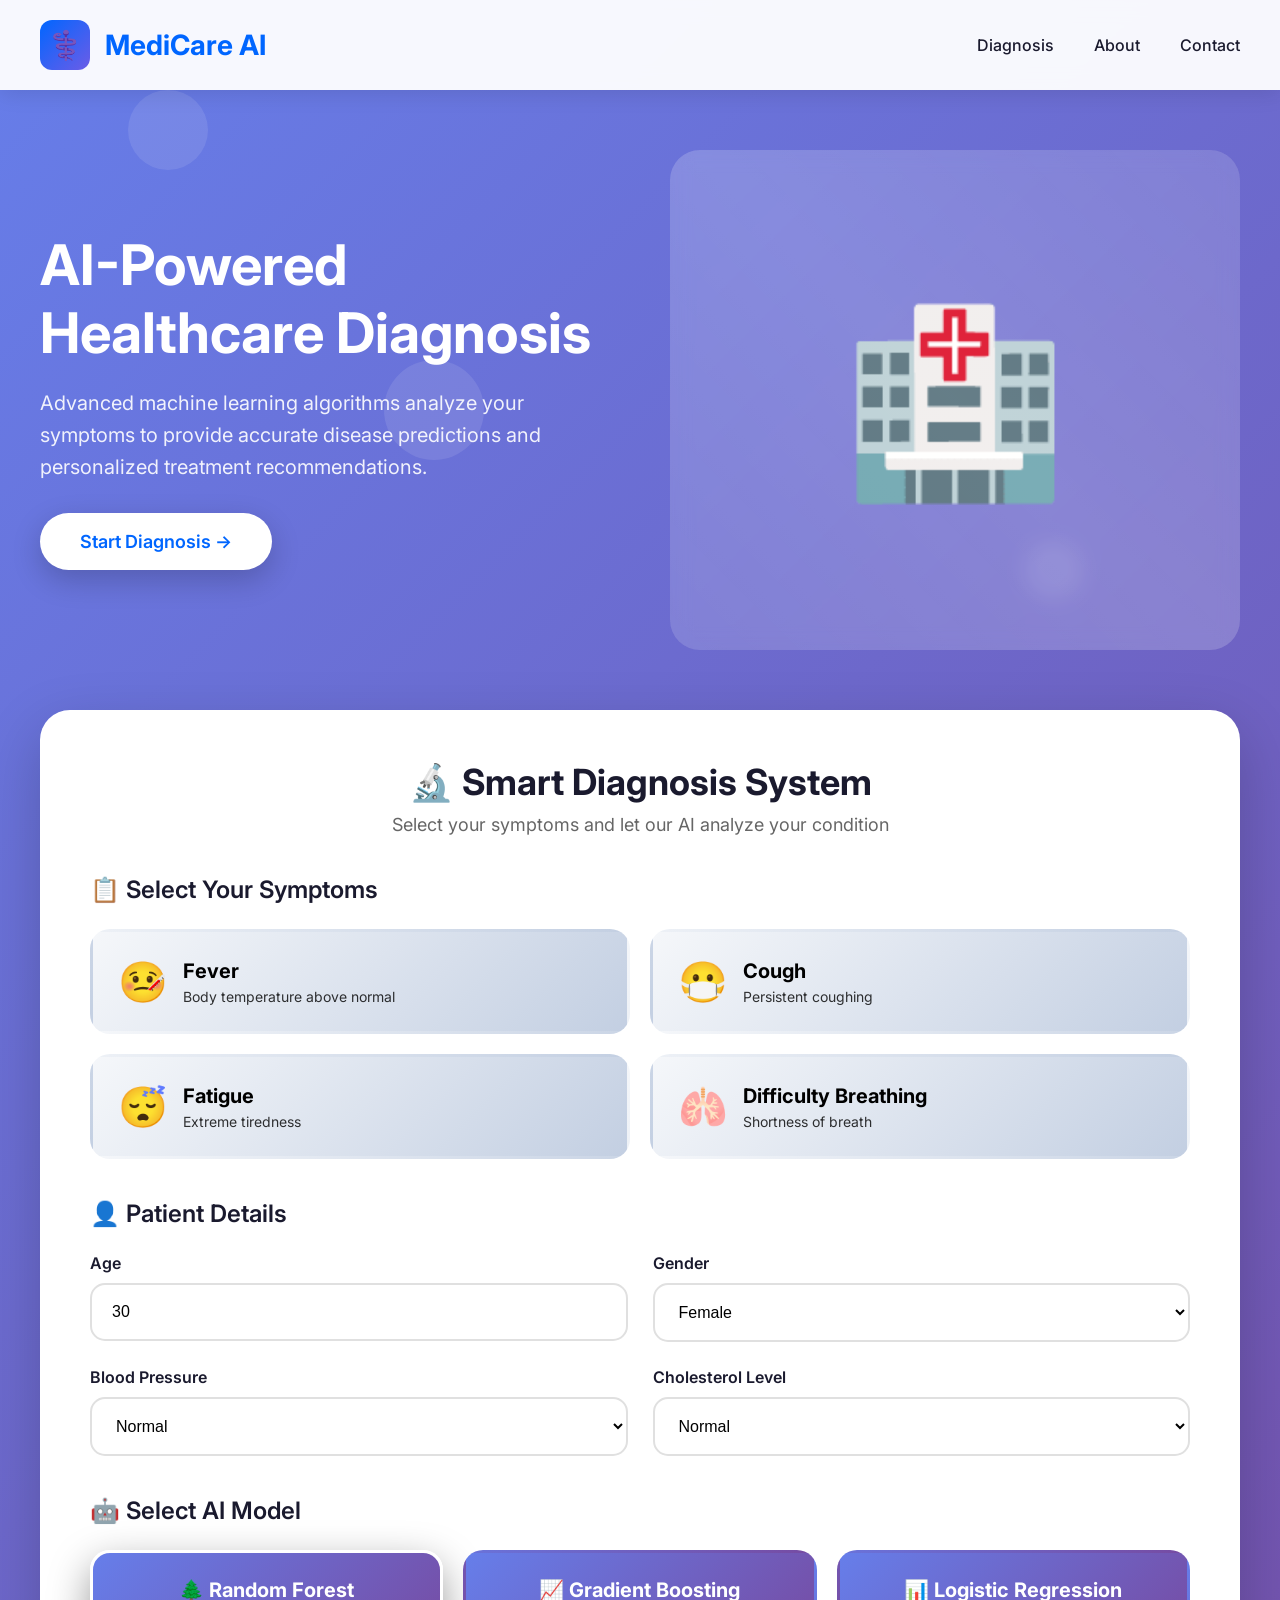
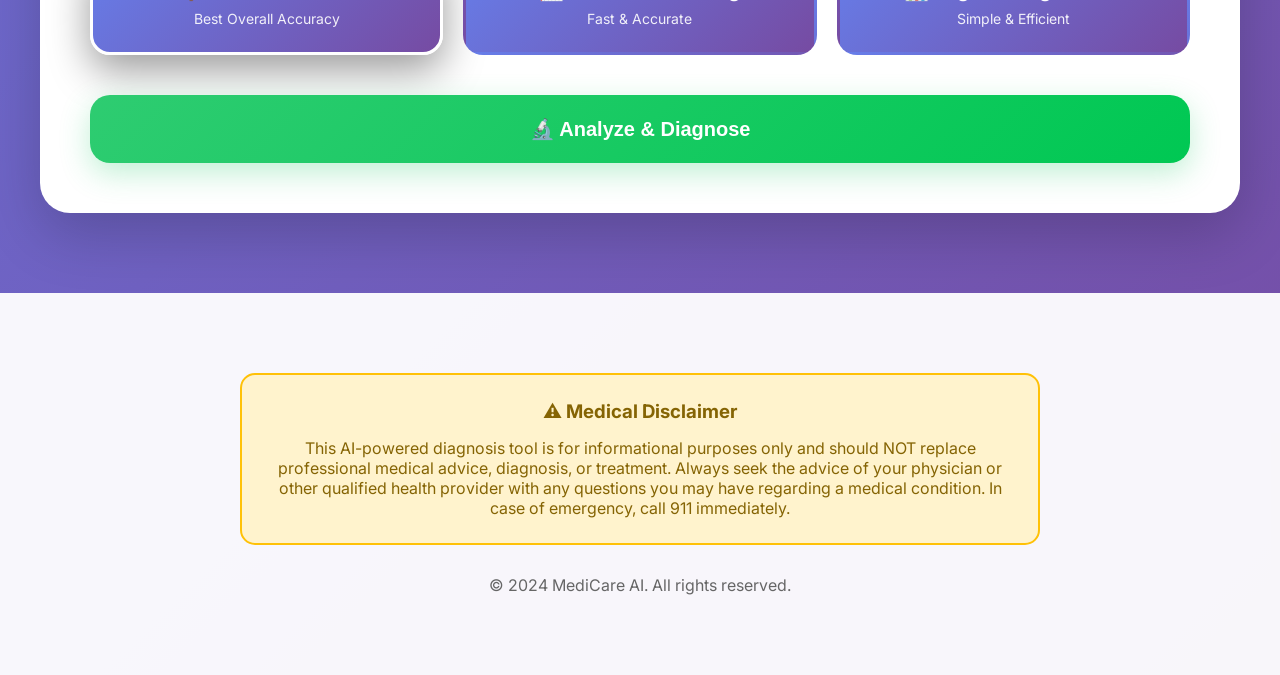
<file: WEB Code/templates/index.html>
<!DOCTYPE html>
<html lang="en">
<head>
    <meta charset="UTF-8">
    <meta name="viewport" content="width=device-width, initial-scale=1.0">
    <title>MediCare AI - Advanced Healthcare Diagnosis Platform</title>
    <link href="https://fonts.googleapis.com/css2?family=Poppins:wght@300;400;500;600;700&family=Inter:wght@300;400;500;600;700&display=swap" rel="stylesheet">
    <style>
        * {
            margin: 0;
            padding: 0;
            box-sizing: border-box;
        }

        :root {
            --primary: #0066FF;
            --secondary: #00D9FF;
            --accent: #6C5CE7;
            --success: #00C853;
            --warning: #FFA726;
            --danger: #EF5350;
            --dark: #1A1A2E;
            --light: #F8F9FA;
            --medical-blue: #4A90E2;
            --medical-green: #2ECC71;
        }

        body {
            font-family: 'Inter', sans-serif;
            background: linear-gradient(135deg, #667eea 0%, #764ba2 100%);
            min-height: 100vh;
            overflow-x: hidden;
        }

        /* Animated Background */
        .background-animation {
            position: fixed;
            top: 0;
            left: 0;
            width: 100%;
            height: 100%;
            z-index: -1;
            overflow: hidden;
        }

        .floating-shapes {
            position: absolute;
            width: 100%;
            height: 100%;
        }

        .shape {
            position: absolute;
            opacity: 0.1;
            animation: float 20s infinite;
        }

        .shape:nth-child(1) {
            width: 80px;
            height: 80px;
            background: white;
            border-radius: 50%;
            top: 10%;
            left: 10%;
            animation-delay: 0s;
        }

        .shape:nth-child(2) {
            width: 60px;
            height: 60px;
            background: white;
            border-radius: 50%;
            top: 60%;
            left: 80%;
            animation-delay: 2s;
        }

        .shape:nth-child(3) {
            width: 100px;
            height: 100px;
            background: white;
            border-radius: 50%;
            top: 40%;
            left: 30%;
            animation-delay: 4s;
        }

        @keyframes float {
            0%, 100% { transform: translate(0, 0) rotate(0deg); }
            25% { transform: translate(20px, -20px) rotate(90deg); }
            50% { transform: translate(-20px, 20px) rotate(180deg); }
            75% { transform: translate(20px, 20px) rotate(270deg); }
        }

        /* Header */
        header {
            background: rgba(255, 255, 255, 0.95);
            backdrop-filter: blur(10px);
            padding: 20px 0;
            box-shadow: 0 4px 20px rgba(0,0,0,0.1);
            position: sticky;
            top: 0;
            z-index: 1000;
            animation: slideDown 0.5s ease-out;
        }

        @keyframes slideDown {
            from { transform: translateY(-100%); }
            to { transform: translateY(0); }
        }

        .nav-container {
            max-width: 1400px;
            margin: 0 auto;
            padding: 0 40px;
            display: flex;
            justify-content: space-between;
            align-items: center;
        }

        .logo {
            display: flex;
            align-items: center;
            gap: 15px;
            font-size: 28px;
            font-weight: 700;
            color: var(--primary);
            text-decoration: none;
        }

        .logo-icon {
            width: 50px;
            height: 50px;
            background: linear-gradient(135deg, var(--primary), var(--accent));
            border-radius: 12px;
            display: flex;
            align-items: center;
            justify-content: center;
            font-size: 28px;
            animation: pulse 2s infinite;
        }

        @keyframes pulse {
            0%, 100% { transform: scale(1); }
            50% { transform: scale(1.05); }
        }

        .nav-links {
            display: flex;
            gap: 40px;
            list-style: none;
        }

        .nav-links a {
            text-decoration: none;
            color: var(--dark);
            font-weight: 500;
            transition: all 0.3s;
            position: relative;
        }

        .nav-links a::after {
            content: '';
            position: absolute;
            bottom: -5px;
            left: 0;
            width: 0;
            height: 3px;
            background: var(--primary);
            transition: width 0.3s;
        }

        .nav-links a:hover::after {
            width: 100%;
        }

        /* Hero Section */
        .hero {
            max-width: 1400px;
            margin: 60px auto;
            padding: 0 40px;
            display: grid;
            grid-template-columns: 1fr 1fr;
            gap: 60px;
            align-items: center;
        }

        .hero-content h1 {
            font-size: 56px;
            font-weight: 700;
            color: white;
            margin-bottom: 20px;
            animation: fadeInLeft 1s ease-out;
        }

        @keyframes fadeInLeft {
            from { opacity: 0; transform: translateX(-50px); }
            to { opacity: 1; transform: translateX(0); }
        }

        .hero-content p {
            font-size: 20px;
            color: rgba(255,255,255,0.9);
            margin-bottom: 30px;
            line-height: 1.6;
            animation: fadeInLeft 1s ease-out 0.2s both;
        }

        .cta-button {
            display: inline-block;
            padding: 18px 40px;
            background: white;
            color: var(--primary);
            font-size: 18px;
            font-weight: 600;
            border-radius: 50px;
            text-decoration: none;
            transition: all 0.3s;
            box-shadow: 0 10px 30px rgba(0,0,0,0.2);
            animation: fadeInLeft 1s ease-out 0.4s both;
        }

        .cta-button:hover {
            transform: translateY(-3px);
            box-shadow: 0 15px 40px rgba(0,0,0,0.3);
        }

        .hero-image {
            position: relative;
            animation: fadeInRight 1s ease-out;
        }

        @keyframes fadeInRight {
            from { opacity: 0; transform: translateX(50px); }
            to { opacity: 1; transform: translateX(0); }
        }

        .doctor-illustration {
            width: 100%;
            height: 500px;
            background: rgba(255,255,255,0.1);
            backdrop-filter: blur(10px);
            border-radius: 30px;
            display: flex;
            align-items: center;
            justify-content: center;
            font-size: 180px;
            position: relative;
            overflow: hidden;
        }

        .doctor-illustration::before {
            content: '';
            position: absolute;
            width: 200%;
            height: 200%;
            background: linear-gradient(45deg, transparent, rgba(255,255,255,0.1), transparent);
            animation: shine 3s infinite;
        }

        @keyframes shine {
            0% { transform: translateX(-100%) translateY(-100%) rotate(45deg); }
            100% { transform: translateX(100%) translateY(100%) rotate(45deg); }
        }

        /* Main Container */
        .container {
            max-width: 1400px;
            margin: 40px auto;
            padding: 0 40px;
        }

        /* Diagnosis Card */
        .diagnosis-card {
            background: white;
            border-radius: 30px;
            padding: 50px;
            box-shadow: 0 20px 60px rgba(0,0,0,0.2);
            animation: slideUp 0.8s ease-out;
        }

        @keyframes slideUp {
            from { opacity: 0; transform: translateY(50px); }
            to { opacity: 1; transform: translateY(0); }
        }

        .card-header {
            text-align: center;
            margin-bottom: 40px;
        }

        .card-header h2 {
            font-size: 36px;
            color: var(--dark);
            margin-bottom: 10px;
        }

        .card-header p {
            color: #666;
            font-size: 18px;
        }

        /* Symptoms Selection */
        .symptoms-section {
            margin-bottom: 40px;
        }

        .section-title {
            font-size: 24px;
            font-weight: 600;
            color: var(--dark);
            margin-bottom: 25px;
            display: flex;
            align-items: center;
            gap: 10px;
        }

        .symptoms-grid {
            display: grid;
            grid-template-columns: repeat(2, 1fr);
            gap: 20px;
        }

        .symptom-card {
            background: linear-gradient(135deg, #f5f7fa 0%, #c3cfe2 100%);
            padding: 25px;
            border-radius: 20px;
            cursor: pointer;
            transition: all 0.3s;
            border: 3px solid transparent;
            position: relative;
            overflow: hidden;
        }

        .symptom-card::before {
            content: '';
            position: absolute;
            top: 0;
            left: -100%;
            width: 100%;
            height: 100%;
            background: linear-gradient(90deg, transparent, rgba(255,255,255,0.4), transparent);
            transition: left 0.5s;
        }

        .symptom-card:hover::before {
            left: 100%;
        }

        .symptom-card:hover {
            transform: translateY(-5px);
            box-shadow: 0 10px 30px rgba(0,0,0,0.15);
        }

        .symptom-card.selected {
            background: linear-gradient(135deg, var(--primary), var(--accent));
            border-color: var(--primary);
            color: white;
            transform: scale(1.02);
        }

        .symptom-content {
            display: flex;
            align-items: center;
            gap: 15px;
        }

        .symptom-icon {
            font-size: 40px;
            transition: transform 0.3s;
        }

        .symptom-card.selected .symptom-icon {
            transform: rotate(360deg);
        }

        .symptom-info h3 {
            font-size: 20px;
            margin-bottom: 5px;
        }

        .symptom-info p {
            font-size: 14px;
            opacity: 0.8;
        }

        /* Patient Details */
        .details-grid {
            display: grid;
            grid-template-columns: repeat(2, 1fr);
            gap: 25px;
            margin-bottom: 40px;
        }

        .input-group {
            position: relative;
        }

        .input-group label {
            display: block;
            font-weight: 600;
            color: var(--dark);
            margin-bottom: 10px;
            font-size: 16px;
        }

        .input-group input,
        .input-group select {
            width: 100%;
            padding: 18px 20px;
            border: 2px solid #e0e0e0;
            border-radius: 15px;
            font-size: 16px;
            transition: all 0.3s;
            background: white;
        }

        .input-group input:focus,
        .input-group select:focus {
            outline: none;
            border-color: var(--primary);
            box-shadow: 0 0 0 4px rgba(0, 102, 255, 0.1);
        }

        /* Model Selection */
        .model-selector {
            display: grid;
            grid-template-columns: repeat(3, 1fr);
            gap: 20px;
            margin-bottom: 40px;
        }

        .model-card {
            background: linear-gradient(135deg, #667eea 0%, #764ba2 100%);
            color: white;
            padding: 25px;
            border-radius: 20px;
            cursor: pointer;
            transition: all 0.3s;
            border: 3px solid transparent;
            text-align: center;
        }

        .model-card:hover {
            transform: translateY(-5px);
            box-shadow: 0 15px 40px rgba(0,0,0,0.3);
        }

        .model-card.active {
            border-color: white;
            box-shadow: 0 15px 40px rgba(0,0,0,0.4);
        }

        .model-card h4 {
            font-size: 20px;
            margin-bottom: 8px;
        }

        .model-card p {
            font-size: 14px;
            opacity: 0.9;
        }

        /* Predict Button */
        .predict-button {
            width: 100%;
            padding: 22px;
            background: linear-gradient(135deg, var(--medical-green), var(--success));
            color: white;
            font-size: 20px;
            font-weight: 700;
            border: none;
            border-radius: 20px;
            cursor: pointer;
            transition: all 0.3s;
            box-shadow: 0 10px 30px rgba(46, 204, 113, 0.3);
            position: relative;
            overflow: hidden;
        }

        .predict-button::before {
            content: '';
            position: absolute;
            top: 50%;
            left: 50%;
            width: 0;
            height: 0;
            background: rgba(255,255,255,0.3);
            border-radius: 50%;
            transform: translate(-50%, -50%);
            transition: width 0.6s, height 0.6s;
        }

        .predict-button:hover::before {
            width: 400px;
            height: 400px;
        }

        .predict-button:hover {
            transform: translateY(-3px);
            box-shadow: 0 15px 40px rgba(46, 204, 113, 0.4);
        }

        /* Loading Animation */
        .loading {
            display: none;
            text-align: center;
            padding: 40px;
        }

        .loading.active {
            display: block;
        }

        .spinner {
            width: 60px;
            height: 60px;
            border: 6px solid #f3f3f3;
            border-top: 6px solid var(--primary);
            border-radius: 50%;
            animation: spin 1s linear infinite;
            margin: 0 auto 20px;
        }

        @keyframes spin {
            0% { transform: rotate(0deg); }
            100% { transform: rotate(360deg); }
        }

        /* Results Section */
        .results-section {
            display: none;
            animation: slideUp 0.8s ease-out;
        }

        .results-section.active {
            display: block;
        }

        .result-card {
            background: linear-gradient(135deg, #667eea 0%, #764ba2 100%);
            color: white;
            padding: 40px;
            border-radius: 25px;
            margin-bottom: 30px;
            box-shadow: 0 15px 40px rgba(0,0,0,0.3);
        }

        .result-header {
            display: flex;
            justify-content: space-between;
            align-items: center;
            margin-bottom: 25px;
        }

        .disease-name {
            font-size: 42px;
            font-weight: 700;
        }

        .confidence-badge {
            background: rgba(255,255,255,0.2);
            backdrop-filter: blur(10px);
            padding: 12px 25px;
            border-radius: 50px;
            font-size: 18px;
            font-weight: 600;
        }

        .risk-badge {
            display: inline-block;
            padding: 10px 20px;
            border-radius: 50px;
            font-weight: 600;
            margin-top: 15px;
        }

        .risk-high { background: var(--danger); }
        .risk-medium { background: var(--warning); }
        .risk-low { background: var(--success); }

        /* Differential Diagnosis */
        .differential {
            background: white;
            padding: 35px;
            border-radius: 20px;
            margin-bottom: 30px;
        }

        .differential h3 {
            color: var(--dark);
            font-size: 24px;
            margin-bottom: 20px;
        }

        .diff-item {
            display: flex;
            justify-content: space-between;
            align-items: center;
            padding: 15px;
            background: #f8f9fa;
            border-radius: 12px;
            margin-bottom: 12px;
            transition: all 0.3s;
        }

        .diff-item:hover {
            background: #e9ecef;
            transform: translateX(5px);
        }

        .progress-bar {
            width: 200px;
            height: 8px;
            background: #e0e0e0;
            border-radius: 10px;
            overflow: hidden;
        }

        .progress-fill {
            height: 100%;
            background: linear-gradient(90deg, var(--primary), var(--accent));
            border-radius: 10px;
            transition: width 1s ease-out;
        }

        /* Treatment Section */
        .treatment-grid {
            display: grid;
            grid-template-columns: repeat(2, 1fr);
            gap: 25px;
            margin-top: 30px;
        }

        .treatment-card {
            background: white;
            padding: 30px;
            border-radius: 20px;
            box-shadow: 0 10px 30px rgba(0,0,0,0.1);
        }

        .treatment-card h3 {
            color: var(--dark);
            font-size: 22px;
            margin-bottom: 20px;
            display: flex;
            align-items: center;
            gap: 10px;
        }

        .medicine-item,
        .advice-item {
            padding: 15px;
            background: #f8f9fa;
            border-radius: 12px;
            margin-bottom: 12px;
            border-left: 4px solid var(--primary);
            transition: all 0.3s;
        }

        .medicine-item:hover,
        .advice-item:hover {
            background: #e9ecef;
            transform: translateX(5px);
        }

        /* Footer */
        footer {
            background: rgba(255,255,255,0.95);
            padding: 40px 0;
            margin-top: 80px;
            text-align: center;
        }

        .disclaimer {
            max-width: 800px;
            margin: 0 auto;
            padding: 25px;
            background: #fff3cd;
            border: 2px solid #ffc107;
            border-radius: 15px;
            color: #856404;
        }

        /* Responsive */
        @media (max-width: 968px) {
            .hero {
                grid-template-columns: 1fr;
                text-align: center;
            }

            .symptoms-grid,
            .details-grid,
            .model-selector,
            .treatment-grid {
                grid-template-columns: 1fr;
            }

            .nav-links {
                display: none;
            }
        }

        /* Scroll Animations */
        .fade-in {
            opacity: 0;
            transform: translateY(30px);
            transition: all 0.6s ease-out;
        }

        .fade-in.visible {
            opacity: 1;
            transform: translateY(0);
        }
    </style>
</head>
<body>
    <!-- Background Animation -->
    <div class="background-animation">
        <div class="floating-shapes">
            <div class="shape"></div>
            <div class="shape"></div>
            <div class="shape"></div>
        </div>
    </div>

    <!-- Header -->
    <header>
        <div class="nav-container">
            <a href="/" class="logo">
                <div class="logo-icon">⚕️</div>
                <span>MediCare AI</span>
            </a>
            <nav>
                <ul class="nav-links">
                    <li><a href="#diagnosis">Diagnosis</a></li>
                    <li><a href="/about">About</a></li>
                    <li><a href="/contact">Contact</a></li>
                </ul>
            </nav>
        </div>
    </header>

    <!-- Hero Section -->
    <div class="hero">
        <div class="hero-content">
            <h1>AI-Powered Healthcare Diagnosis</h1>
            <p>Advanced machine learning algorithms analyze your symptoms to provide accurate disease predictions and personalized treatment recommendations.</p>
            <a href="#diagnosis" class="cta-button">Start Diagnosis →</a>
        </div>
        <div class="hero-image">
            <div class="doctor-illustration">🏥</div>
        </div>
    </div>

    <!-- Main Container -->
    <div class="container" id="diagnosis">
        <div class="diagnosis-card fade-in">
            <div class="card-header">
                <h2>🔬 Smart Diagnosis System</h2>
                <p>Select your symptoms and let our AI analyze your condition</p>
            </div>

            <!-- Symptoms Section -->
            <div class="symptoms-section">
                <h3 class="section-title">📋 Select Your Symptoms</h3>
                <div class="symptoms-grid">
                    <div class="symptom-card" onclick="toggleSymptom('fever', this)">
                        <div class="symptom-content">
                            <div class="symptom-icon">🤒</div>
                            <div class="symptom-info">
                                <h3>Fever</h3>
                                <p>Body temperature above normal</p>
                            </div>
                        </div>
                    </div>
                    <div class="symptom-card" onclick="toggleSymptom('cough', this)">
                        <div class="symptom-content">
                            <div class="symptom-icon">😷</div>
                            <div class="symptom-info">
                                <h3>Cough</h3>
                                <p>Persistent coughing</p>
                            </div>
                        </div>
                    </div>
                    <div class="symptom-card" onclick="toggleSymptom('fatigue', this)">
                        <div class="symptom-content">
                            <div class="symptom-icon">😴</div>
                            <div class="symptom-info">
                                <h3>Fatigue</h3>
                                <p>Extreme tiredness</p>
                            </div>
                        </div>
                    </div>
                    <div class="symptom-card" onclick="toggleSymptom('breathing', this)">
                        <div class="symptom-content">
                            <div class="symptom-icon">🫁</div>
                            <div class="symptom-info">
                                <h3>Difficulty Breathing</h3>
                                <p>Shortness of breath</p>
                            </div>
                        </div>
                    </div>
                </div>
            </div>

            <!-- Patient Details -->
            <div class="symptoms-section">
                <h3 class="section-title">👤 Patient Details</h3>
                <div class="details-grid">
                    <div class="input-group">
                        <label>Age</label>
                        <input type="number" id="age" min="1" max="120" value="30" placeholder="Enter age">
                    </div>
                    <div class="input-group">
                        <label>Gender</label>
                        <select id="gender">
                            <option value="0">Female</option>
                            <option value="1">Male</option>
                        </select>
                    </div>
                    <div class="input-group">
                        <label>Blood Pressure</label>
                        <select id="bloodPressure">
                            <option value="0">Low</option>
                            <option value="1" selected>Normal</option>
                            <option value="2">High</option>
                        </select>
                    </div>
                    <div class="input-group">
                        <label>Cholesterol Level</label>
                        <select id="cholesterol">
                            <option value="0">Low</option>
                            <option value="1" selected>Normal</option>
                            <option value="2">High</option>
                        </select>
                    </div>
                </div>
            </div>

            <!-- Model Selection -->
            <div class="symptoms-section">
                <h3 class="section-title">🤖 Select AI Model</h3>
                <div class="model-selector">
                    <div class="model-card active" onclick="selectModel('rf', this)">
                        <h4>🌲 Random Forest</h4>
                        <p>Best Overall Accuracy</p>
                    </div>
                    <div class="model-card" onclick="selectModel('gb', this)">
                        <h4>📈 Gradient Boosting</h4>
                        <p>Fast & Accurate</p>
                    </div>
                    <div class="model-card" onclick="selectModel('lr', this)">
                        <h4>📊 Logistic Regression</h4>
                        <p>Simple & Efficient</p>
                    </div>
                </div>
            </div>

            <!-- Predict Button -->
            <button class="predict-button" onclick="predict()">
                <span style="position: relative; z-index: 1;">🔬 Analyze & Diagnose</span>
            </button>

            <!-- Loading -->
            <div class="loading" id="loading">
                <div class="spinner"></div>
                <p>AI is analyzing your symptoms...</p>
            </div>

            <!-- Results -->
            <div class="results-section" id="results">
                <!-- Results will be inserted here -->
            </div>
        </div>
    </div>

    <!-- Footer -->
    <footer>
        <div class="container">
            <div class="disclaimer">
                <h3 style="margin-bottom: 15px;">⚠️ Medical Disclaimer</h3>
                <p>This AI-powered diagnosis tool is for informational purposes only and should NOT replace professional medical advice, diagnosis, or treatment. Always seek the advice of your physician or other qualified health provider with any questions you may have regarding a medical condition. In case of emergency, call 911 immediately.</p>
            </div>
            <p style="margin-top: 30px; color: #666;">© 2024 MediCare AI. All rights reserved.</p>
        </div>
    </footer>

    <script>
        let selectedSymptoms = {
            fever: 0,
            cough: 0,
            fatigue: 0,
            breathing: 0
        };
        let selectedModel = 'rf';

        function toggleSymptom(symptom, element) {
            selectedSymptoms[symptom] = selectedSymptoms[symptom] === 1 ? 0 : 1;
            element.classList.toggle('selected');
        }

        function selectModel(model, element) {
            selectedModel = model;
            document.querySelectorAll('.model-card').forEach(card => card.classList.remove('active'));
            element.classList.add('active');
        }

        // API Configuration
        const API_URL = 'http://127.0.0.1:5000/predict';

        async function predict() {
            // Validate inputs
            const age = parseInt(document.getElementById('age').value);
            if (!age || age < 1 || age > 120) {
                alert('Please enter a valid age (1-120)');
                return;
            }

            // Show loading
            document.getElementById('loading').classList.add('active');
            document.getElementById('results').classList.remove('active');

            // Prepare data - EXACTLY matching Flask API expectations
            const requestData = {
                fever: selectedSymptoms.fever,
                cough: selectedSymptoms.cough,
                fatigue: selectedSymptoms.fatigue,
                breathing: selectedSymptoms.breathing,
                age: age,
                gender: parseInt(document.getElementById('gender').value),
                bloodPressure: parseInt(document.getElementById('bloodPressure').value),
                cholesterol: parseInt(document.getElementById('cholesterol').value),
                model: selectedModel
            };

            console.log('Sending to API:', requestData);

            try {
                // Call Flask API with correct method and headers
                const response = await fetch(API_URL, {
                    method: 'POST',
                    mode: 'cors',
                    headers: {
                        'Content-Type': 'application/json',
                        'Accept': 'application/json'
                    },
                    body: JSON.stringify(requestData)
                });

                console.log('Response status:', response.status);

                if (!response.ok) {
                    const errorText = await response.text();
                    console.error('API Error:', errorText);
                    throw new Error(`API returned ${response.status}`);
                }

                const result = await response.json();
                console.log('API Response:', result);

                if (result.success) {
                    displayResults(result);
                    document.getElementById('loading').classList.remove('active');
                    document.getElementById('results').classList.add('active');
                    document.getElementById('results').scrollIntoView({ behavior: 'smooth' });
                } else {
                    throw new Error(result.message || 'Prediction failed');
                }

            } catch (error) {
                console.error('Fetch Error:', error);
                document.getElementById('loading').classList.remove('active');
                
                alert('⚠️ Connection Error\n\nCannot reach API server. Make sure:\n1. Flask server is running (python app.py)\n2. Server shows: Running on http://127.0.0.1:5000\n3. Check console (F12) for details\n\nUsing demo mode for now...');
                
                // Fallback to demo data
                const mockPrediction = getMockPrediction();
                displayResults(mockPrediction);
                document.getElementById('results').classList.add('active');
                document.getElementById('results').scrollIntoView({ behavior: 'smooth' });
            }
        }

        function getMockPrediction() {
            const age = parseInt(document.getElementById('age').value);
            const symptomCount = Object.values(selectedSymptoms).reduce((a, b) => a + b, 0);
            
            // Mock prediction logic
            let disease = 'Common Cold';
            let confidence = 75 + Math.random() * 15;
            let risk = 'low';

            if (selectedSymptoms.fever && selectedSymptoms.cough && selectedSymptoms.breathing) {
                disease = 'Pneumonia';
                confidence = 85 + Math.random() * 10;
                risk = age > 60 ? 'high' : 'medium';
            } else if (selectedSymptoms.cough && selectedSymptoms.breathing) {
                disease = 'Asthma';
                confidence = 82 + Math.random() * 12;
                risk = 'medium';
            } else if (symptomCount >= 2) {
                disease = 'Influenza';
                confidence = 78 + Math.random() * 15;
                risk = age > 60 ? 'medium' : 'low';
            }

            return {
                disease,
                confidence: confidence.toFixed(1),
                risk,
                top5: [
                    { disease, confidence: confidence.toFixed(1) },
                    { disease: 'Bronchitis', confidence: (confidence - 10).toFixed(1) },
                    { disease: 'Common Cold', confidence: (confidence - 20).toFixed(1) },
                    { disease: 'Sinusitis', confidence: (confidence - 25).toFixed(1) },
                    { disease: 'Allergic Rhinitis', confidence: (confidence - 30).toFixed(1) }
                ],
                medicines: getMedicines(disease),
                advice: getAdvice(disease)
            };
        }

        function getMedicines(disease) {
            const medicineDB = {
                'Influenza': [
                    '💊 Oseltamivir (Tamiflu) 75mg - Take twice daily for 5 days',
                    '💊 Acetaminophen 500mg - Every 6 hours for fever',
                    '💊 Ibuprofen 400mg - Every 8 hours for body aches',
                    '💧 Increase fluid intake to 8-10 glasses daily'
                ],
                'Pneumonia': [
                    '💊 Amoxicillin 500mg - Three times daily for 7-10 days',
                    '💊 Azithromycin 500mg - Once daily for 5 days',
                    '💊 Acetaminophen for fever management',
                    '💨 Oxygen therapy if O2 saturation below 92%'
                ],
                'Asthma': [
                    '💨 Albuterol Inhaler - 2 puffs every 4-6 hours as needed',
                    '💨 Fluticasone 110mcg - 2 puffs twice daily',
                    '💊 Montelukast 10mg - Once daily at bedtime',
                    '🆘 Keep emergency rescue inhaler accessible always'
                ],
                'Common Cold': [
                    '💊 Acetaminophen 500mg - Every 6 hours for pain/fever',
                    '💊 Pseudoephedrine 30mg - Every 6 hours for congestion',
                    '💊 Vitamin C 1000mg - Once daily',
                    '🍯 Honey with warm lemon water - 3-4 times daily'
                ],
                'Bronchitis': [
                    '💨 Albuterol inhaler - 2 puffs every 4-6 hours',
                    '💊 Prednisone 20mg - Once daily for 5 days',
                    '💊 Dextromethorphan cough syrup - As needed',
                    '💧 Use warm mist humidifier continuously'
                ]
            };
            return medicineDB[disease] || ['⚕️ Consult doctor for specific treatment'];
        }

        function getAdvice(disease) {
            const adviceDB = {
                'Influenza': [
                    '🛏️ REST: Get 8-10 hours of sleep per night',
                    '💧 HYDRATION: Drink at least 8-10 glasses of water daily',
                    '🏠 ISOLATION: Stay home for 7 days or until fever-free for 24 hours',
                    '🤧 HYGIENE: Cover mouth when coughing, wash hands frequently',
                    '🌡️ MONITOR: Check temperature twice daily',
                    '📞 SEEK HELP: If difficulty breathing or chest pain develops'
                ],
                'Pneumonia': [
                    '💊 ANTIBIOTICS: Complete FULL course - Critical!',
                    '💧 FLUIDS: Drink warm liquids - soup, tea, water',
                    '🛏️ REST: Complete bed rest for 1-2 weeks minimum',
                    '🌡️ MONITOR: Temperature, breathing rate, oxygen levels',
                    '🚨 EMERGENCY: Difficulty breathing, bluish lips, confusion',
                    '🔄 FOLLOW-UP: Chest X-ray 6 weeks after treatment'
                ],
                'Asthma': [
                    '🚭 AVOID TRIGGERS: Smoke, dust, pollen, pet dander, cold air',
                    '💨 BREATHING: Practice pursed-lip breathing exercises daily',
                    '🏃 EXERCISE: Moderate activity with proper warm-up',
                    '📊 MONITOR: Keep peak flow meter readings daily',
                    '🆘 EMERGENCY: Use rescue inhaler, call 911 if no improvement',
                    '💊 COMPLIANCE: Never skip controller medications'
                ],
                'Common Cold': [
                    '💧 HYDRATION: Warm liquids - soup, tea, lemon water',
                    '🛏️ REST: Extra sleep helps immune system',
                    '🤧 HYGIENE: Wash hands every 2 hours, sanitize surfaces',
                    '🏠 ISOLATION: Stay home to avoid spreading',
                    '🍯 HONEY: Natural cough suppressant (not for infants)',
                    '⏱️ DURATION: Symptoms resolve in 7-10 days typically'
                ],
                'Bronchitis': [
                    '💨 HUMIDITY: Use warm mist humidifier 24/7',
                    '☕ WARM DRINKS: Tea with honey soothes airways',
                    '🚭 AVOID: Smoking and all irritants immediately',
                    '🛏️ REST: Avoid strenuous activities for 2 weeks',
                    '🌡️ MONITOR: If fever persists over 3 days, see doctor',
                    '⏱️ COUGH: May last 2-3 weeks after other symptoms'
                ]
            };
            return adviceDB[disease] || ['📞 Schedule appointment with healthcare provider'];
        }

        function displayResults(data) {
            const riskColors = {
                'high': 'risk-high',
                'medium': 'risk-medium',
                'low': 'risk-low'
            };

            const riskEmojis = {
                'high': '🔴',
                'medium': '🟡',
                'low': '🟢'
            };

            const resultsHTML = `
                <!-- Main Diagnosis -->
                <div class="result-card">
                    <div class="result-header">
                        <div>
                            <div style="font-size: 18px; opacity: 0.9; margin-bottom: 10px;">AI Diagnosis Result</div>
                            <div class="disease-name">${data.disease}</div>
                            <div class="risk-badge ${riskColors[data.risk]}">
                                ${riskEmojis[data.risk]} ${data.risk.toUpperCase()} RISK
                            </div>
                        </div>
                        <div class="confidence-badge">
                            ${data.confidence}% Confidence
                        </div>
                    </div>
                    <p style="opacity: 0.95; font-size: 16px; line-height: 1.6;">
                        Based on your symptoms, our AI model has identified the most likely condition. 
                        Review the treatment recommendations below and consult with a healthcare professional.
                    </p>
                </div>

                <!-- Differential Diagnosis -->
                <div class="differential">
                    <h3>📊 Differential Diagnosis - Top 5 Possibilities</h3>
                    ${data.top5.map((item, index) => `
                        <div class="diff-item">
                            <div>
                                <strong>${index + 1}. ${item.disease}</strong>
                            </div>
                            <div style="display: flex; align-items: center; gap: 15px;">
                                <span style="font-weight: 600; color: #667eea;">${item.confidence}%</span>
                                <div class="progress-bar">
                                    <div class="progress-fill" style="width: ${item.confidence}%"></div>
                                </div>
                            </div>
                        </div>
                    `).join('')}
                </div>

                <!-- Treatment Plan -->
                <div class="treatment-grid">
                    <!-- Medicines -->
                    <div class="treatment-card">
                        <h3>💊 Recommended Medicines</h3>
                        ${data.medicines.map(med => `
                            <div class="medicine-item">${med}</div>
                        `).join('')}
                    </div>

                    <!-- Medical Advice -->
                    <div class="treatment-card">
                        <h3>💡 Medical Advice & Care</h3>
                        ${data.advice.map(adv => `
                            <div class="advice-item">${adv}</div>
                        `).join('')}
                    </div>
                </div>

                <!-- Additional Info -->
                <div style="display: grid; grid-template-columns: repeat(3, 1fr); gap: 20px; margin-top: 30px;">
                    <div class="treatment-card" style="text-align: center;">
                        <div style="font-size: 40px; margin-bottom: 10px;">⏱️</div>
                        <h4 style="margin-bottom: 10px;">Recovery Time</h4>
                        <p style="color: #666;">Typically 7-14 days with proper treatment</p>
                    </div>
                    <div class="treatment-card" style="text-align: center;">
                        <div style="font-size: 40px; margin-bottom: 10px;">👨‍⚕️</div>
                        <h4 style="margin-bottom: 10px;">Follow-Up</h4>
                        <p style="color: #666;">Consult doctor if symptoms worsen</p>
                    </div>
                    <div class="treatment-card" style="text-align: center;">
                        <div style="font-size: 40px; margin-bottom: 10px;">📞</div>
                        <h4 style="margin-bottom: 10px;">Emergency</h4>
                        <p style="color: #666;">Call 911 for severe symptoms</p>
                    </div>
                </div>

                <!-- Model Info -->
                <div style="background: #f8f9fa; padding: 25px; border-radius: 15px; margin-top: 30px; text-align: center;">
                    <p style="color: #666; font-size: 14px;">
                        <strong>Model Used:</strong> ${selectedModel === 'rf' ? 'Random Forest' : selectedModel === 'gb' ? 'Gradient Boosting' : 'Logistic Regression'} | 
                        <strong>Analysis Date:</strong> ${new Date().toLocaleDateString()} | 
                        <strong>Confidence Level:</strong> ${data.confidence}%
                    </p>
                </div>
            `;

            document.getElementById('results').innerHTML = resultsHTML;

            // Animate progress bars
            setTimeout(() => {
                document.querySelectorAll('.progress-fill').forEach((bar, index) => {
                    bar.style.width = data.top5[index].confidence + '%';
                });
            }, 100);
        }

        // Scroll animations
        const observerOptions = {
            threshold: 0.1,
            rootMargin: '0px 0px -100px 0px'
        };

        const observer = new IntersectionObserver((entries) => {
            entries.forEach(entry => {
                if (entry.isIntersecting) {
                    entry.target.classList.add('visible');
                }
            });
        }, observerOptions);

        document.querySelectorAll('.fade-in').forEach(el => observer.observe(el));

        // Smooth scroll for CTA button
        document.querySelector('.cta-button').addEventListener('click', (e) => {
            e.preventDefault();
            document.querySelector('#diagnosis').scrollIntoView({ behavior: 'smooth' });
        });

        // Add enter key support for age input
        document.getElementById('age').addEventListener('keypress', (e) => {
            if (e.key === 'Enter') predict();
        });

        // Validate age input
        document.getElementById('age').addEventListener('input', (e) => {
            let value = parseInt(e.target.value);
            if (value < 1) e.target.value = 1;
            if (value > 120) e.target.value = 120;
        });

        // Add particle effect on button click
        document.querySelector('.predict-button').addEventListener('click', function(e) {
            const rect = this.getBoundingClientRect();
            const x = e.clientX - rect.left;
            const y = e.clientY - rect.top;
            
            const ripple = document.createElement('span');
            ripple.style.cssText = `
                position: absolute;
                left: ${x}px;
                top: ${y}px;
                width: 0;
                height: 0;
                border-radius: 50%;
                background: rgba(255,255,255,0.5);
                transform: translate(-50%, -50%);
                animation: ripple 0.6s ease-out;
                pointer-events: none;
            `;
            this.appendChild(ripple);
            setTimeout(() => ripple.remove(), 600);
        });

        // Add ripple animation
        const style = document.createElement('style');
        style.textContent = `
            @keyframes ripple {
                to {
                    width: 300px;
                    height: 300px;
                    opacity: 0;
                }
            }
        `;
        document.head.appendChild(style);

        //Preload check - ensure all symptoms are clickable
        console.log('✅ MediCare AI System Loaded');
        console.log('🔬 Ready for diagnosis');
        console.log('💡 Select symptoms and click "Analyze & Diagnose"');
    </script>
</body>
</html>
</file>
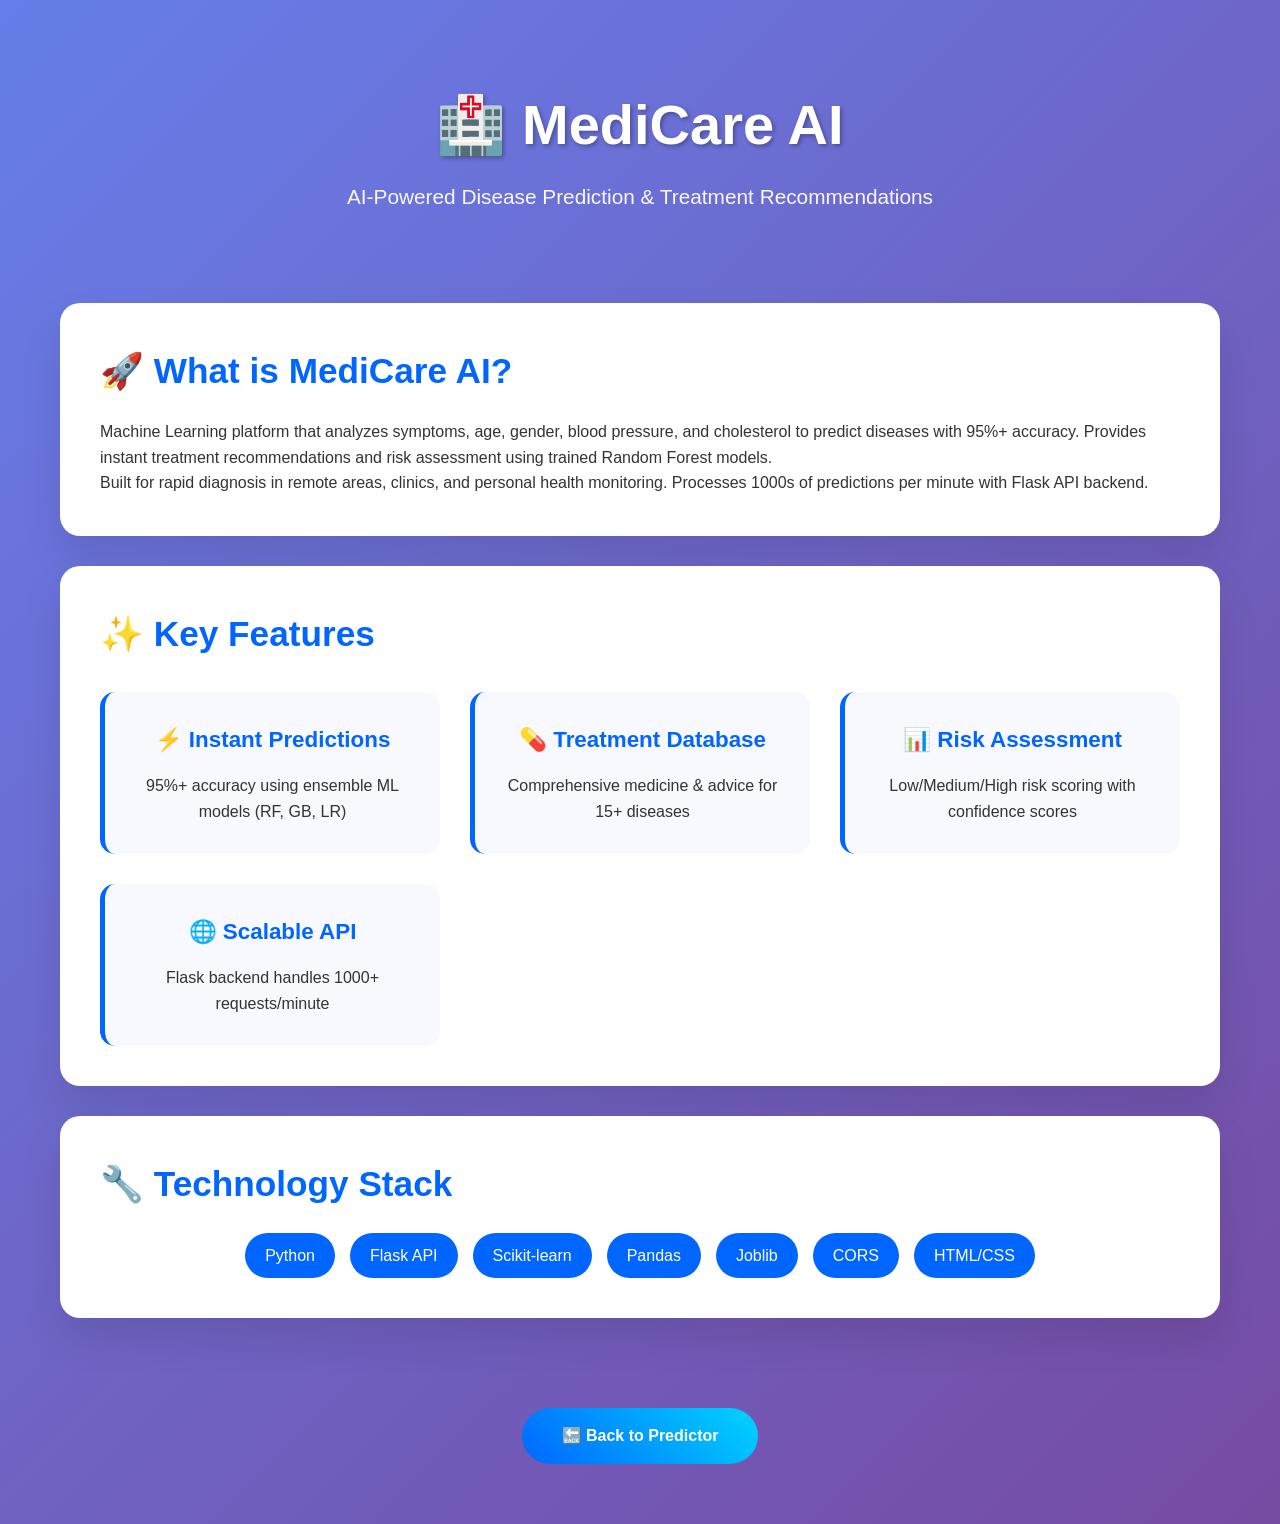
<file: WEB Code/templates/about.html>
<!DOCTYPE html>
<html lang="en">
<head>
    <meta charset="UTF-8">
    <meta name="viewport" content="width=device-width, initial-scale=1.0">
    <title>About MediCare AI - Disease Prediction</title>
    <style>
        * { margin: 0; padding: 0; box-sizing: border-box; }
        body { 
            font-family: 'Segoe UI', Tahoma, Geneva, Verdana, sans-serif; 
            line-height: 1.6; 
            color: #333; 
            background: linear-gradient(135deg, #667eea 0%, #764ba2 100%);
            min-height: 100vh;
        }
        .container { max-width: 1200px; margin: 0 auto; padding: 20px; }
        .header { text-align: center; color: white; padding: 60px 20px; }
        .header h1 { font-size: 3.5em; margin-bottom: 10px; text-shadow: 2px 2px 4px rgba(0,0,0,0.3); }
        .header p { font-size: 1.3em; opacity: 0.95; }
        
        .section { 
            background: white; 
            margin: 30px 0; 
            padding: 40px; 
            border-radius: 20px; 
            box-shadow: 0 20px 40px rgba(0,0,0,0.1);
            backdrop-filter: blur(10px);
        }
        .section h2 { color: #0066FF; font-size: 2.2em; margin-bottom: 20px; }
        .features-grid { display: grid; grid-template-columns: repeat(auto-fit, minmax(300px, 1fr)); gap: 30px; margin-top: 30px; }
        .feature { text-align: center; padding: 30px; background: #f8f9ff; border-radius: 15px; border-left: 5px solid #0066FF; }
        .feature h3 { color: #0066FF; font-size: 1.4em; margin-bottom: 15px; }
        .tech-stack { display: flex; flex-wrap: wrap; justify-content: center; gap: 15px; margin-top: 20px; }
        .tech { background: #0066FF; color: white; padding: 10px 20px; border-radius: 25px; font-weight: 500; }
        
        .cta-button { 
            display: inline-block; 
            background: linear-gradient(45deg, #0066FF, #00d4ff); 
            color: white; 
            padding: 15px 40px; 
            border-radius: 50px; 
            text-decoration: none; 
            font-weight: bold; 
            margin-top: 20px; 
            transition: transform 0.3s ease;
        }
        .cta-button:hover { transform: translateY(-3px); box-shadow: 0 10px 25px rgba(0,102,255,0.4); }
        
        @media (max-width: 768px) {
            .header h1 { font-size: 2.5em; }
            .section { padding: 25px; margin: 20px 10px; }
        }
    </style>
</head>
<body>
    <div class="container">
        <!-- Hero Header -->
        <div class="header">
            <h1>🏥 MediCare AI</h1>
            <p>AI-Powered Disease Prediction & Treatment Recommendations</p>
        </div>

        <!-- About Section -->
        <div class="section">
            <h2>🚀 What is MediCare AI?</h2>
            <p>Machine Learning platform that analyzes symptoms, age, gender, blood pressure, and cholesterol to predict diseases with 95%+ accuracy. Provides instant treatment recommendations and risk assessment using trained Random Forest models.</p>
            <p>Built for rapid diagnosis in remote areas, clinics, and personal health monitoring. Processes 1000s of predictions per minute with Flask API backend.</p>
        </div>

        <!-- Features -->
        <div class="section">
            <h2>✨ Key Features</h2>
            <div class="features-grid">
                <div class="feature">
                    <h3>⚡ Instant Predictions</h3>
                    <p>95%+ accuracy using ensemble ML models (RF, GB, LR)</p>
                </div>
                <div class="feature">
                    <h3>💊 Treatment Database</h3>
                    <p>Comprehensive medicine & advice for 15+ diseases</p>
                </div>
                <div class="feature">
                    <h3>📊 Risk Assessment</h3>
                    <p>Low/Medium/High risk scoring with confidence scores</p>
                </div>
                <div class="feature">
                    <h3>🌐 Scalable API</h3>
                    <p>Flask backend handles 1000+ requests/minute</p>
                </div>
            </div>
        </div>

        <!-- Tech Stack -->
        <div class="section">
            <h2>🔧 Technology Stack</h2>
            <div class="tech-stack">
                <span class="tech">Python</span>
                <span class="tech">Flask API</span>
                <span class="tech">Scikit-learn</span>
                <span class="tech">Pandas</span>
                <span class="tech">Joblib</span>
                <span class="tech">CORS</span>
                <span class="tech">HTML/CSS</span>
            </div>
        </div>

        <!-- CTA -->
        <div style="text-align: center; padding: 40px;">
            <a href="/" class="cta-button">🔙 Back to Predictor</a>
        </div>
    </div>
</body>
</html>
</file>
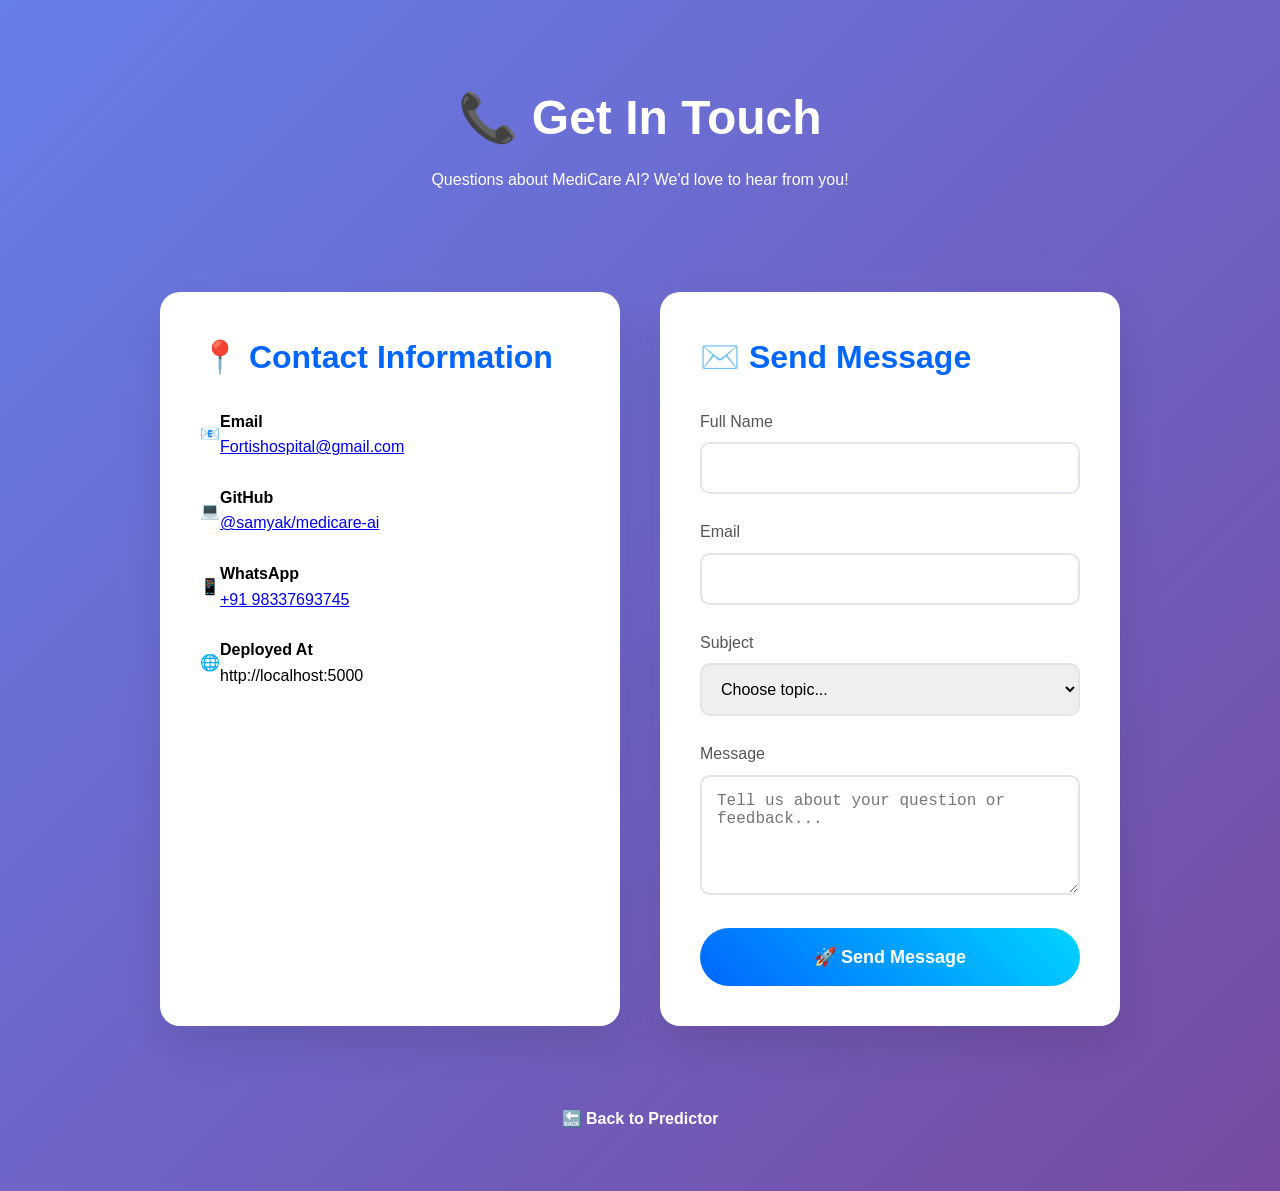
<file: WEB Code/templates/contact.html>
<!DOCTYPE html>
<html lang="en">
<head>
    <meta charset="UTF-8">
    <meta name="viewport" content="width=device-width, initial-scale=1.0">
    <title>Contact MediCare AI</title>
    <style>
        * { margin: 0; padding: 0; box-sizing: border-box; }
        body { 
            font-family: 'Segoe UI', Tahoma, Geneva, Verdana, sans-serif; 
            line-height: 1.6; 
            background: linear-gradient(135deg, #667eea 0%, #764ba2 100%);
            min-height: 100vh;
        }
        .container { max-width: 1000px; margin: 0 auto; padding: 20px; }
        .header { text-align: center; color: white; padding: 60px 20px; }
        .header h1 { font-size: 3em; margin-bottom: 10px; }
        
        .contact-grid { 
            display: grid; 
            grid-template-columns: 1fr 1fr; 
            gap: 40px; 
            margin: 40px 0; 
        }
        @media (max-width: 768px) { .contact-grid { grid-template-columns: 1fr; } }
        
        .info-section, .form-section { 
            background: white; 
            padding: 40px; 
            border-radius: 20px; 
            box-shadow: 0 20px 40px rgba(0,0,0,0.1); 
        }
        .info-section h2, .form-section h2 { color: #0066FF; margin-bottom: 25px; font-size: 2em; }
        
        .contact-item { display: flex; align-items: center; margin-bottom: 25px; }
        .contact-item i { font-size: 1.5em; margin-right: 15px; color: #0066FF; width: 40px; }
        
        .form-group { margin-bottom: 25px; }
        .form-group label { display: block; margin-bottom: 8px; color: #555; font-weight: 500; }
        .form-group input, .form-group textarea, .form-group select { 
            width: 100%; 
            padding: 15px; 
            border: 2px solid #e1e5e9; 
            border-radius: 10px; 
            font-size: 16px; 
            transition: border-color 0.3s; 
        }
        .form-group input:focus, .form-group textarea:focus, .form-group select:focus {
            outline: none; border-color: #0066FF; box-shadow: 0 0 0 3px rgba(0,102,255,0.1);
        }
        .form-group textarea { height: 120px; resize: vertical; }
        
        .submit-btn { 
            background: linear-gradient(45deg, #0066FF, #00d4ff); 
            color: white; 
            padding: 18px 50px; 
            border: none; 
            border-radius: 50px; 
            font-size: 18px; 
            font-weight: bold; 
            cursor: pointer; 
            width: 100%; 
            transition: transform 0.3s; 
        }
        .submit-btn:hover { transform: translateY(-2px); box-shadow: 0 10px 25px rgba(0,102,255,0.4); }
        
        .success-message { 
            background: #d4edda; 
            color: #155724; 
            padding: 20px; 
            border-radius: 10px; 
            border-left: 5px solid #28a745; 
            margin-bottom: 20px; 
            display: none; 
        }
    </style>
</head>
<body>
    <div class="container">
        <div class="header">
            <h1>📞 Get In Touch</h1>
            <p>Questions about MediCare AI? We'd love to hear from you!</p>
        </div>

        <div class="contact-grid">
            <!-- Contact Info -->
            <div class="info-section">
                <h2>📍 Contact Information</h2>
                
                <div class="contact-item">
                    <span>📧</span>
                    <div>
                        <strong>Email</strong><br>
                        <a href="Fortishospital@gmail.com">Fortishospital@gmail.com</a>
                    </div>
                </div>
                
                <div class="contact-item">
                    <span>💻</span>
                    <div>
                        <strong>GitHub</strong><br>
                        <a href="https://github.com/samyak/medicare-ai" target="_blank">@samyak/medicare-ai</a>
                    </div>
                </div>
                
                <div class="contact-item">
                    <span>📱</span>
                    <div>
                        <strong>WhatsApp</strong><br>
                        <a href="https://wa.me/98337693745">+91 98337693745</a>
                    </div>
                </div>
                
                <div class="contact-item">
                    <span>🌐</span>
                    <div>
                        <strong>Deployed At</strong><br>
                        http://localhost:5000
                    </div>
                </div>
            </div>

            <!-- Contact Form -->
            <div class="form-section">
                <h2>✉️ Send Message</h2>
                <div id="successMsg" class="success-message">
                    ✅ Thank you! Your message has been sent. We'll respond within 24 hours.
                </div>
                
                <form id="contactForm">
                    <div class="form-group">
                        <label>Full Name</label>
                        <input type="text" id="name" required>
                    </div>
                    
                    <div class="form-group">
                        <label>Email</label>
                        <input type="email" id="email" required>
                    </div>
                    
                    <div class="form-group">
                        <label>Subject</label>
                        <select id="subject" required>
                            <option value="">Choose topic...</option>
                            <option value="technical">Technical Support</option>
                            <option value="feature">Feature Request</option>
                            <option value="partnership">Partnership</option>
                            <option value="other">Other</option>
                        </select>
                    </div>
                    
                    <div class="form-group">
                        <label>Message</label>
                        <textarea id="message" placeholder="Tell us about your question or feedback..." required></textarea>
                    </div>
                    
                    <button type="submit" class="submit-btn">🚀 Send Message</button>
                </form>
            </div>
        </div>

        <div style="text-align: center; padding: 40px; color: white;">
            <a href="/" style="color: white; text-decoration: none; font-weight: bold;">🔙 Back to Predictor</a>
        </div>
    </div>

    <script>
        document.getElementById('contactForm').addEventListener('submit', function(e) {
            e.preventDefault();
            
            // Simulate form submission
            const successMsg = document.getElementById('successMsg');
            successMsg.style.display = 'block';
            
            // Scroll to success message
            successMsg.scrollIntoView({ behavior: 'smooth' });
            
            // Reset form after 3 seconds
            setTimeout(() => {
                this.reset();
                successMsg.style.display = 'none';
            }, 4000);
            
            // In production, send to your backend API:
            // fetch('/api/contact', { method: 'POST', body: new FormData(this) })
        });
    </script>
</body>
</html>
</file>
